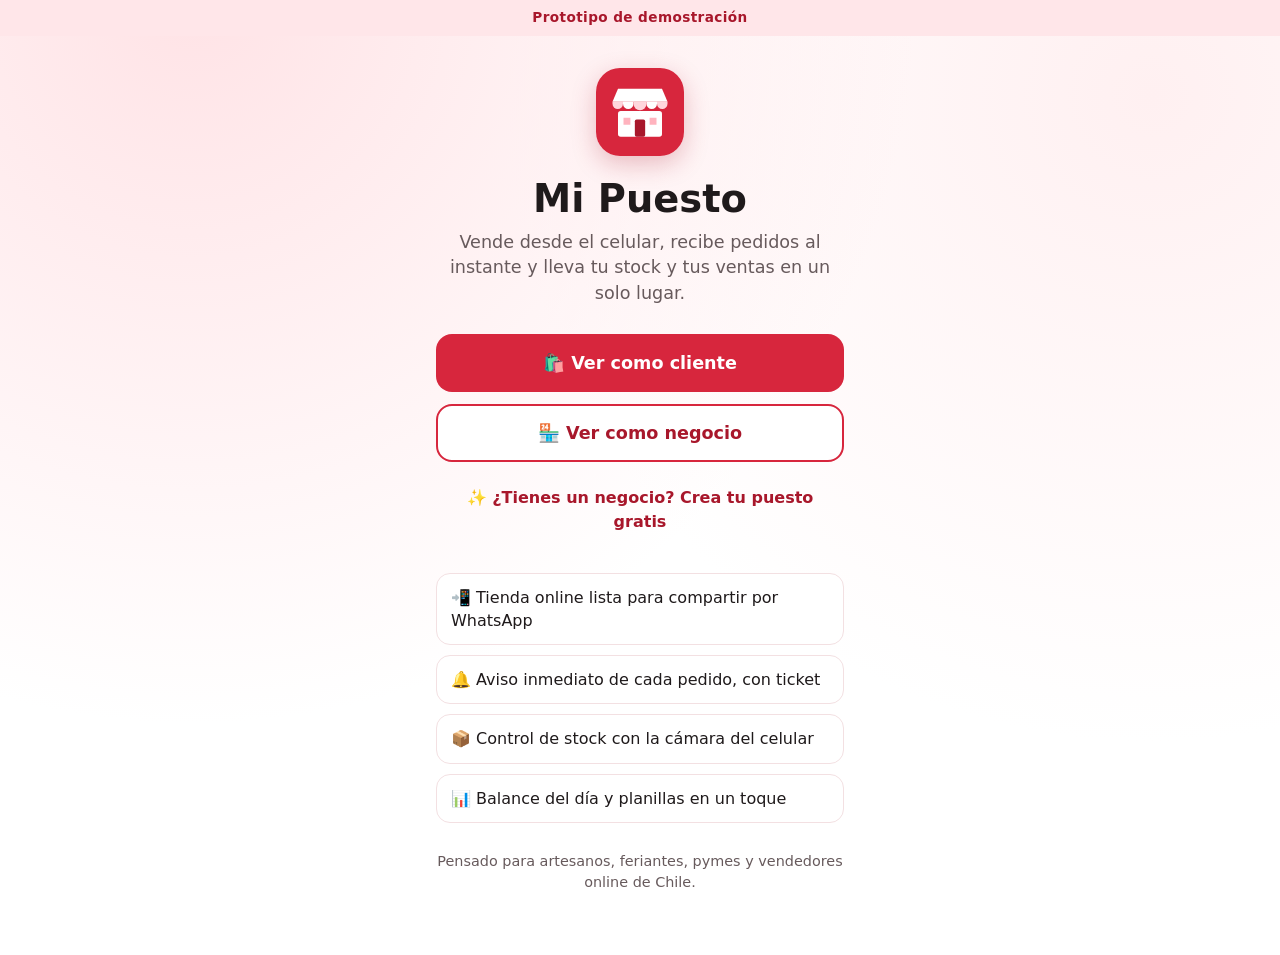
<file: index.html>
<!doctype html>
<html lang="es-CL">
<head>
  <meta charset="utf-8">
  <meta name="viewport" content="width=device-width, initial-scale=1, viewport-fit=cover">
  <title>Mi Puesto · Ventas para pymes</title>
  <meta name="description" content="Prototipo de app de ventas para microempresas chilenas: tienda online, pedidos, stock y balance desde el celular.">
  <meta name="theme-color" content="#D7263D">
  <link rel="manifest" href="manifest.json">
  <link rel="icon" href="icons/icon.svg" type="image/svg+xml">
  <link rel="apple-touch-icon" href="icons/icon.svg">
  <link rel="stylesheet" href="styles.css">
</head>
<body data-page="portada" class="portada">
  <div class="banner-demo">Prototipo de demostración</div>
  <main class="portada-main">
    <div class="logo"><img src="icons/icon.svg" alt="" width="88" height="88"></div>
    <h1>Mi Puesto</h1>
    <p class="lead">Vende desde el celular, recibe pedidos al instante y lleva tu stock y tus ventas en un solo lugar.</p>
    <div class="portada-botones">
      <a class="btn btn-primario btn-grande" href="cliente.html">🛍️ Ver como cliente</a>
      <a class="btn btn-secundario btn-grande" href="negocio.html">🏪 Ver como negocio</a>
      <a class="btn btn-texto" href="negocio.html#registro">✨ ¿Tienes un negocio? Crea tu puesto gratis</a>
    </div>
    <ul class="beneficios">
      <li>📲 Tienda online lista para compartir por WhatsApp</li>
      <li>🔔 Aviso inmediato de cada pedido, con ticket</li>
      <li>📦 Control de stock con la cámara del celular</li>
      <li>📊 Balance del día y planillas en un toque</li>
    </ul>
    <p class="pie">Pensado para artesanos, feriantes, pymes y vendedores online de Chile.</p>
    <button id="btn-instalar" class="btn btn-texto" type="button" hidden>⬇️ Instalar en este celular</button>
  </main>
  <script src="app.js"></script>
</body>
</html>
</file>
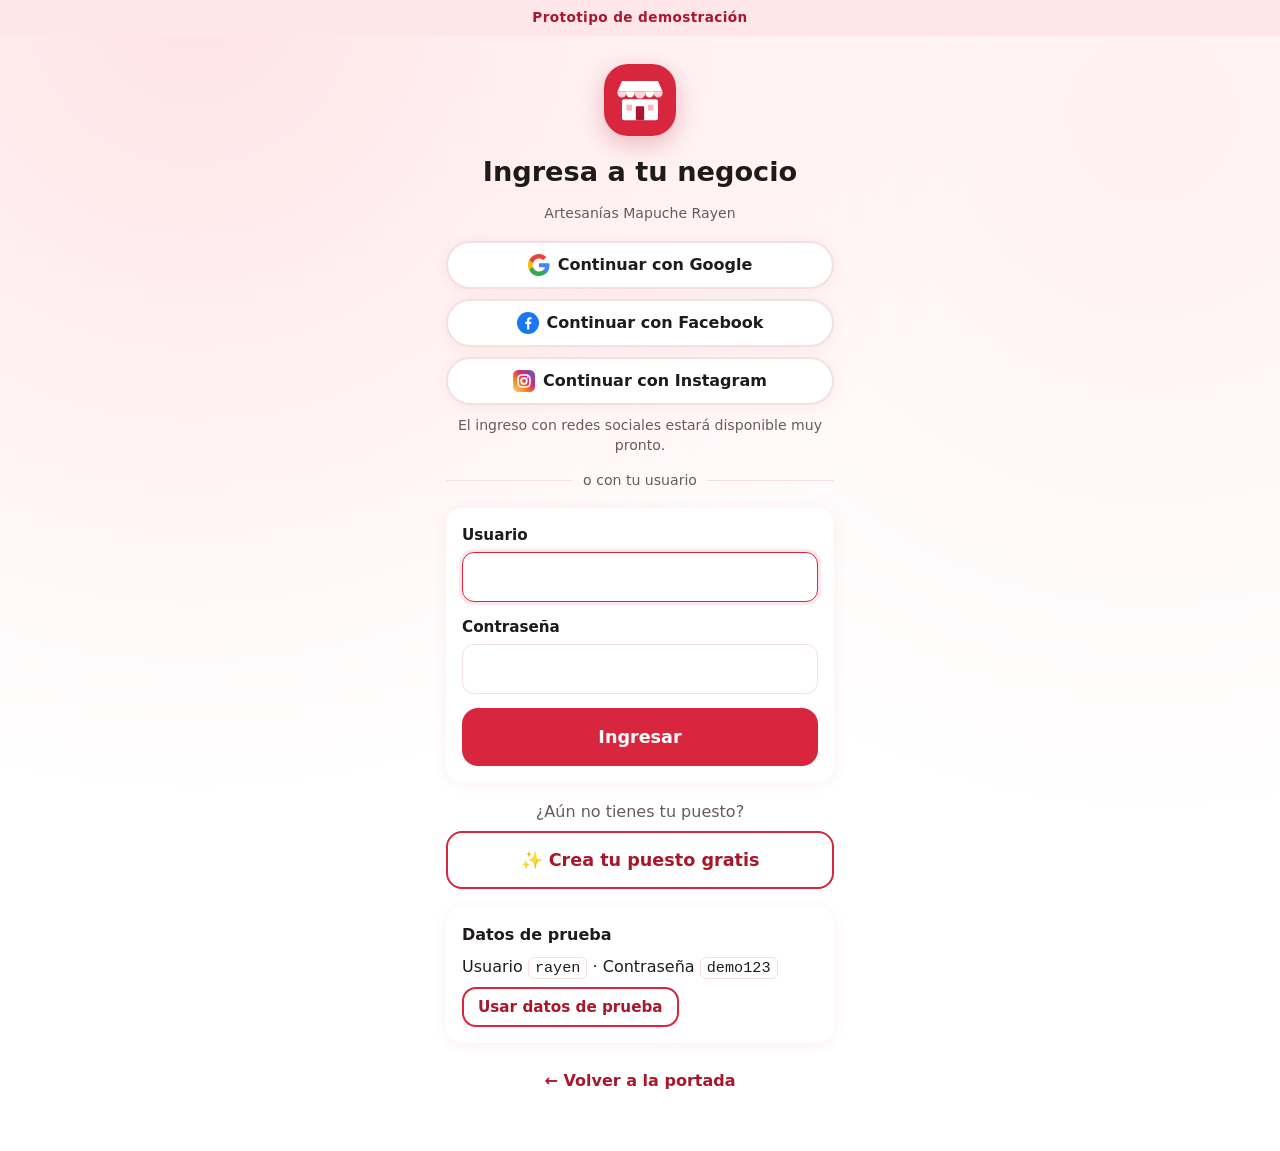
<file: negocio.html>
<!doctype html>
<html lang="es-CL">
<head>
  <meta charset="utf-8">
  <meta name="viewport" content="width=device-width, initial-scale=1, viewport-fit=cover">
  <title>Mi Puesto · Panel del negocio</title>
  <meta name="description" content="Panel de ventas: pedidos, stock y balance.">
  <meta name="theme-color" content="#D7263D">
  <link rel="manifest" href="manifest.json">
  <link rel="icon" href="icons/icon.svg" type="image/svg+xml">
  <link rel="apple-touch-icon" href="icons/icon.svg">
  <link rel="stylesheet" href="styles.css">
</head>
<body data-page="negocio" class="sin-sesion">
  <div id="pantalla-login" class="login">
    <div class="banner-demo">Prototipo de demostración</div>
    <main class="login-main">
      <div class="logo"><img src="icons/icon.svg" alt="" width="72" height="72"></div>
      <h1>Ingresa a tu negocio</h1>
      <p class="nota" id="login-negocio">Artesanías Mapuche Rayen</p>
      <div id="login-social" class="login-social" hidden>
        <div id="btn-google" class="btn-google"></div>
        <button type="button" class="btn btn-social" data-red="facebook">
          <svg viewBox="0 0 24 24" width="22" height="22" aria-hidden="true"><circle cx="12" cy="12" r="12" fill="#1877F2"/><path d="M13.4 19v-6h2l.3-2.4h-2.3V9.1c0-.7.2-1.2 1.2-1.2h1.2V5.8c-.2 0-1-.1-1.8-.1-1.8 0-3 1.1-3 3.1v1.8H9V13h2v6z" fill="#fff"/></svg>
          Continuar con Facebook
        </button>
        <button type="button" class="btn btn-social" data-red="instagram">
          <svg viewBox="0 0 24 24" width="22" height="22" aria-hidden="true"><defs><linearGradient id="ig" x1="0" y1="1" x2="1" y2="0"><stop offset="0" stop-color="#FEDA75"/><stop offset=".35" stop-color="#FA7E1E"/><stop offset=".6" stop-color="#D62976"/><stop offset="1" stop-color="#4F5BD5"/></linearGradient></defs><rect width="24" height="24" rx="6" fill="url(#ig)"/><rect x="5.5" y="5.5" width="13" height="13" rx="4" fill="none" stroke="#fff" stroke-width="1.8"/><circle cx="12" cy="12" r="3.1" fill="none" stroke="#fff" stroke-width="1.8"/><circle cx="16.1" cy="7.9" r="1" fill="#fff"/></svg>
          Continuar con Instagram
        </button>
        <p class="nota" id="nota-social"></p>
        <div class="separador"><span>o con tu usuario</span></div>
      </div>
      <form id="form-login" class="form tarjeta" novalidate>
        <label>Usuario
          <input name="usuario" autocomplete="username" autocapitalize="none" spellcheck="false" required>
        </label>
        <label>Contraseña
          <input name="clave" type="password" autocomplete="current-password" required>
        </label>
        <p class="form-error" id="login-error" role="alert" hidden></p>
        <button type="submit" class="btn btn-primario btn-grande">Ingresar</button>
      </form>
      <div class="registro-cta" id="registro-cta">
        <p>¿Aún no tienes tu puesto?</p>
        <button type="button" class="btn btn-secundario btn-grande" id="btn-registro">✨ Crea tu puesto gratis</button>
      </div>
      <form id="form-registro" class="form tarjeta" novalidate hidden>
        <label>Nombre de tu negocio
          <input name="negocio" autocomplete="organization" maxlength="120" required placeholder="Ej: Tejidos Doña Rosa">
        </label>
        <label>Tu nombre
          <input name="nombre" autocomplete="name" maxlength="120" required>
        </label>
        <label><span>Ciudad <small>(opcional)</small></span>
          <input name="ciudad" autocomplete="address-level2" maxlength="80">
        </label>
        <label><span>Teléfono o WhatsApp <small>(opcional)</small></span>
          <input name="telefono" type="tel" inputmode="tel" autocomplete="tel" maxlength="20" placeholder="+56 9 1234 5678">
        </label>
        <label>Elige un usuario
          <input name="usuario" autocomplete="username" autocapitalize="none" spellcheck="false" maxlength="30" required placeholder="Ej: tejidosrosa">
          <small class="nota">Entre 3 y 30 letras o números, sin espacios ni tildes.</small>
        </label>
        <label>Contraseña
          <input name="clave" type="password" autocomplete="new-password" minlength="8" maxlength="100" required>
          <small class="nota">Mínimo 8 caracteres.</small>
        </label>
        <label class="campo-trampa" aria-hidden="true">Sitio web
          <input name="sitio" tabindex="-1" autocomplete="off">
        </label>
        <p class="form-error" id="registro-error" role="alert" hidden></p>
        <button type="submit" class="btn btn-primario btn-grande">Crear mi puesto</button>
        <button type="button" class="btn btn-texto" id="btn-ya-tengo">Ya tengo cuenta, quiero ingresar</button>
      </form>
      <div class="tarjeta login-demo">
        <p><strong>Datos de prueba</strong></p>
        <p>Usuario <code>rayen</code> · Contraseña <code>demo123</code></p>
        <button type="button" class="btn btn-secundario btn-chico" id="btn-datos-prueba">Usar datos de prueba</button>
      </div>
      <a href="index.html" class="btn btn-texto">← Volver a la portada</a>
    </main>
  </div>

  <header class="topbar">
    <a href="index.html" class="topbar-volver" aria-label="Volver a la portada">←</a>
    <div class="topbar-titulo">
      <strong id="neg-nombre">Artesanías Mapuche Rayen</strong>
      <small>Panel del negocio</small>
    </div>
    <button id="btn-notif" type="button" class="btn-icono" aria-label="Activar notificaciones">🔔</button>
  </header>

  <main class="contenedor con-nav">
    <section id="s-inicio">
      <p class="saludo" id="saludo">Hola 👋</p>
      <div id="aviso-notif" class="tarjeta aviso" hidden>
        <p><strong>Activa los avisos</strong> para enterarte de cada pedido mientras atiendes en la feria.</p>
        <button type="button" class="btn btn-primario" id="btn-notif-2">🔔 Activar notificaciones</button>
      </div>
      <div class="kpis" id="kpis"></div>
      <div class="acciones-2">
        <a class="btn btn-secundario" href="cliente.html" target="_blank" rel="noopener">🛍️ Abrir mi tienda</a>
        <button type="button" class="btn btn-secundario" id="btn-simular">⚡ Simular pedido</button>
      </div>
      <h3>Stock bajo</h3>
      <div id="inicio-stock" class="lista"></div>
      <h3>Últimos pedidos</h3>
      <div id="inicio-pedidos" class="lista"></div>
    </section>

    <section id="s-pedidos" hidden>
      <h2>Pedidos</h2>
      <div class="chips" id="filtro-estados"></div>
      <div id="lista-pedidos" class="lista"></div>
    </section>

    <section id="s-productos" hidden>
      <h2>Productos y stock</h2>
      <div class="acciones-2">
        <button type="button" id="btn-nuevo-prod" class="btn btn-primario">+ Nuevo producto</button>
        <button type="button" id="btn-escanear" class="btn btn-secundario">📷 Escanear código</button>
      </div>
      <input id="buscar-prod" type="search" class="input-buscar" placeholder="Buscar por nombre o código" aria-label="Buscar producto">
      <div id="lista-productos" class="lista"></div>
    </section>

    <section id="s-balance" hidden>
      <h2>Balance</h2>
      <div class="kpis" id="bal-kpis"></div>
      <div class="tarjeta">
        <h3>Ventas de los últimos 7 días</h3>
        <div id="bal-grafico" class="grafico"></div>
      </div>
      <div class="tarjeta">
        <h3>Más vendidos de la semana</h3>
        <div id="bal-top"></div>
      </div>
      <div class="tarjeta">
        <h3>Exportar</h3>
        <p class="nota">Planillas CSV que se abren en cualquier programa de hojas de cálculo.</p>
        <div class="acciones-col">
          <button type="button" id="btn-csv-ventas" class="btn btn-primario">⬇️ Descargar planilla de ventas</button>
          <button type="button" id="btn-csv-stock" class="btn btn-secundario">⬇️ Descargar planilla de stock</button>
        </div>
      </div>
      <button type="button" id="btn-salir" class="btn btn-secundario btn-salir">🚪 Cerrar sesión</button>
      <button type="button" id="btn-reset" class="btn btn-texto btn-peligro">Restablecer datos de la demo</button>
    </section>
  </main>

  <nav class="nav-inferior" aria-label="Secciones">
    <a href="#inicio" data-sec="inicio"><span>🏠</span>Inicio</a>
    <a href="#pedidos" data-sec="pedidos"><span>🧾</span>Pedidos<b id="nav-badge" class="badge" hidden>0</b></a>
    <a href="#productos" data-sec="productos"><span>📦</span>Productos</a>
    <a href="#balance" data-sec="balance"><span>📊</span>Balance</a>
  </nav>

  <div id="alertas" class="alertas" aria-live="assertive"></div>

  <div id="modal" class="modal" hidden>
    <div class="modal-fondo" data-cerrar></div>
    <div class="modal-caja" role="dialog" aria-modal="true">
      <button type="button" class="modal-cerrar" data-cerrar aria-label="Cerrar">×</button>
      <div id="modal-contenido"></div>
    </div>
  </div>

  <div id="ticket-print" class="ticket-print"></div>
  <div id="toast" class="toast" role="status" aria-live="polite"></div>

  <script src="data.js"></script>
  <script src="app.js"></script>
</body>
</html>
</file>
<file: styles.css>
:root {
  --bg: #FFFFFF;
  --superficie: #FFFFFF;
  --superficie-2: #FFF1F2;
  --texto: #1F1A1B;
  --texto-suave: #675A5C;
  --borde: #F3E0E2;
  --acento: #D7263D;
  --acento-oscuro: #A8172B;
  --acento-suave: #FFE6E9;
  --ok: #2E7D4F;
  --ok-suave: #DFF2E6;
  --aviso: #B7791F;
  --aviso-texto: #8A5A0B;
  --aviso-suave: #FDF0D5;
  --error: #B42318;
  --error-suave: #FDE4E1;
  --info: #2F5E9E;
  --info-suave: #E2ECFA;
  --wsp: #1FA855;
  --radio: 16px;
  --sombra: 0 2px 14px rgba(215, 38, 61, .07);
  --nav-alto: 68px;
  color-scheme: light;
  font-family: system-ui, -apple-system, "Segoe UI", Roboto, "Helvetica Neue", Arial, sans-serif;
}

* { box-sizing: border-box; }
html { -webkit-text-size-adjust: 100%; }
body {
  margin: 0;
  background: var(--bg);
  color: var(--texto);
  font-size: 16px;
  line-height: 1.45;
  -webkit-tap-highlight-color: transparent;
}
body.sin-scroll { overflow: hidden; }
h1, h2, h3 { line-height: 1.2; margin: 0 0 .6em; }
h2 { font-size: 1.35rem; }
h3 { font-size: 1.05rem; margin-top: 1.3em; }
a { color: var(--acento-oscuro); }
button, input, select, textarea { font: inherit; color: inherit; }
[hidden] { display: none !important; }
:focus-visible { outline: 3px solid var(--acento); outline-offset: 2px; }

.contenedor { max-width: 960px; margin: 0 auto; padding: 16px 16px 120px; }
.contenedor.con-nav { padding-bottom: calc(var(--nav-alto) + 48px + env(safe-area-inset-bottom)); }
.nota { color: var(--texto-suave); font-size: .88rem; }
.centro { text-align: center; }
.vacio { text-align: center; color: var(--texto-suave); padding: 20px 8px; margin: 0; }
.der { text-align: right; white-space: nowrap; }

.btn {
  display: inline-flex;
  align-items: center;
  justify-content: center;
  gap: .5em;
  min-height: 48px;
  padding: 10px 18px;
  border-radius: 14px;
  border: 2px solid transparent;
  font-weight: 650;
  text-decoration: none;
  text-align: center;
  cursor: pointer;
  transition: transform .08s, background-color .15s;
}
.btn:active { transform: scale(.98); }
.btn:disabled { opacity: .5; cursor: not-allowed; transform: none; }
.btn-primario { background: var(--acento); color: #fff; }
.btn-primario:hover:not(:disabled) { background: var(--acento-oscuro); }
.btn-secundario { background: var(--superficie); color: var(--acento-oscuro); border-color: var(--acento); }
.btn-texto { background: none; color: var(--acento-oscuro); min-height: 44px; width: 100%; }
.btn-grande { width: 100%; min-height: 58px; font-size: 1.1rem; border-radius: 16px; }
.btn-chico { min-height: 40px; padding: 6px 14px; font-size: .95rem; }
.btn-wsp { background: var(--wsp); color: #fff; }
.btn-peligro { color: var(--error); }
.btn-icono {
  width: 44px;
  height: 44px;
  flex: none;
  border-radius: 12px;
  border: 0;
  background: var(--superficie-2);
  font-size: 1.2rem;
  cursor: pointer;
  display: inline-grid;
  place-items: center;
}
.btn-icono.activo { background: var(--ok-suave); box-shadow: inset 0 0 0 2px var(--ok); }

.banner-demo {
  background: var(--acento-suave);
  color: var(--acento-oscuro);
  text-align: center;
  font-size: .85rem;
  font-weight: 650;
  letter-spacing: .03em;
  padding: 8px 16px;
  padding-top: calc(8px + env(safe-area-inset-top));
}
.portada { min-height: 100vh; background: radial-gradient(circle at 15% 0%, #FFE3E6 0, transparent 50%), radial-gradient(circle at 90% 10%, #FFF0F1 0, transparent 45%), var(--bg); }
.portada-main { max-width: 440px; margin: 0 auto; padding: 32px 16px 48px; text-align: center; }
.portada h1 { font-size: 2.4rem; margin: 14px 0 8px; }
.logo img { border-radius: 24px; box-shadow: 0 8px 24px rgba(168, 23, 43, .25); }
.lead { font-size: 1.1rem; color: var(--texto-suave); margin: 0 0 28px; }
.portada-botones { display: grid; gap: 12px; }
.beneficios { list-style: none; padding: 0; margin: 28px 0; display: grid; gap: 10px; text-align: left; }
.beneficios li { background: var(--superficie); border: 1px solid var(--borde); border-radius: 14px; padding: 12px 14px; }
.pie { color: var(--texto-suave); font-size: .9rem; }

.topbar {
  position: sticky;
  top: 0;
  z-index: 20;
  display: flex;
  align-items: center;
  gap: 10px;
  padding: 10px 12px;
  padding-top: calc(10px + env(safe-area-inset-top));
  background: rgba(255, 253, 251, .95);
  -webkit-backdrop-filter: blur(8px);
  backdrop-filter: blur(8px);
  border-bottom: 1px solid var(--borde);
}
.topbar-volver {
  width: 44px;
  height: 44px;
  flex: none;
  display: grid;
  place-items: center;
  border-radius: 12px;
  background: var(--superficie-2);
  color: var(--texto);
  text-decoration: none;
  font-size: 1.3rem;
}
.topbar-titulo { flex: 1; min-width: 0; display: flex; flex-direction: column; }
.topbar-titulo strong { white-space: nowrap; overflow: hidden; text-overflow: ellipsis; }
.topbar-titulo small { color: var(--texto-suave); }
.btn-carrito {
  position: relative;
  width: 48px;
  height: 48px;
  flex: none;
  display: grid;
  place-items: center;
  border-radius: 14px;
  background: var(--acento);
  color: #fff;
  text-decoration: none;
  font-size: 1.35rem;
}
.badge {
  position: absolute;
  top: -6px;
  right: -6px;
  min-width: 22px;
  height: 22px;
  padding: 0 6px;
  border-radius: 11px;
  background: var(--texto);
  color: #fff;
  font-size: .75rem;
  font-weight: 700;
  font-style: normal;
  display: grid;
  place-items: center;
}

.hero-tienda {
  background: linear-gradient(135deg, var(--acento), var(--acento-oscuro));
  color: #fff;
  border-radius: var(--radio);
  padding: 18px;
  margin-bottom: 14px;
  font-weight: 550;
}
.hero-tienda p { margin: 0; }
.chips { display: flex; gap: 8px; overflow-x: auto; padding: 2px 0 12px; scrollbar-width: none; }
.chips::-webkit-scrollbar { display: none; }
.chip {
  flex: none;
  min-height: 40px;
  padding: 6px 14px;
  border-radius: 999px;
  border: 1.5px solid var(--borde);
  background: var(--superficie);
  font-weight: 600;
  white-space: nowrap;
  cursor: pointer;
}
.chip.activo { background: var(--texto); color: #fff; border-color: var(--texto); }
.chip b { opacity: .7; margin-left: 2px; }

.grid-productos { display: grid; grid-template-columns: repeat(2, minmax(0, 1fr)); gap: 12px; }
@media (min-width: 640px) { .grid-productos { grid-template-columns: repeat(3, minmax(0, 1fr)); } }
@media (min-width: 900px) { .grid-productos { grid-template-columns: repeat(4, minmax(0, 1fr)); } }
.producto { background: var(--superficie); border-radius: var(--radio); overflow: hidden; box-shadow: var(--sombra); display: flex; flex-direction: column; }
.producto-foto {
  position: relative;
  aspect-ratio: 1;
  display: grid;
  place-items: center;
  font-size: 3.4rem;
  background: var(--tono, var(--superficie-2));
}
.producto-foto .etiqueta { position: absolute; left: 8px; top: 8px; }
.producto-info { padding: 10px 12px 12px; display: flex; flex-direction: column; flex: 1; }
.producto-info h3 { font-size: .98rem; margin: 0 0 4px; }
.producto-desc {
  font-size: .82rem;
  color: var(--texto-suave);
  margin: 0 0 8px;
  display: -webkit-box;
  -webkit-line-clamp: 2;
  -webkit-box-orient: vertical;
  overflow: hidden;
}
.precio { font-weight: 800; font-size: 1.15rem; margin: auto 0 10px; }
.btn-agregar { width: 100%; min-height: 46px; background: var(--acento); color: #fff; }
.btn-agregar:disabled { background: var(--borde); color: var(--texto-suave); opacity: 1; }
.stepper {
  display: flex;
  align-items: center;
  justify-content: space-between;
  background: var(--acento-suave);
  border-radius: 14px;
  min-height: 46px;
  padding: 3px;
}
.stepper button {
  width: 42px;
  height: 40px;
  border: 0;
  border-radius: 11px;
  background: var(--superficie);
  color: var(--acento-oscuro);
  font-size: 1.4rem;
  font-weight: 700;
  cursor: pointer;
}
.stepper span { font-weight: 800; min-width: 28px; text-align: center; }
.stepper-chico { min-height: 40px; width: 140px; }
.stepper-chico button { width: 38px; height: 34px; }

.etiqueta { display: inline-block; font-size: .72rem; font-weight: 700; padding: 3px 8px; border-radius: 999px; }
.etiqueta-alerta { background: var(--aviso-suave); color: var(--aviso-texto); }
.etiqueta-error { background: var(--error-suave); color: var(--error); }

.tarjeta { background: var(--superficie); border-radius: var(--radio); padding: 16px; box-shadow: var(--sombra); margin-bottom: 14px; }
.tarjeta > h3:first-child { margin-top: 0; }
.form { display: grid; gap: 14px; }
.form label { display: grid; gap: 6px; font-weight: 600; font-size: .95rem; }
.form input, .form textarea, select, .input-buscar {
  width: 100%;
  min-height: 50px;
  padding: 10px 14px;
  border-radius: 12px;
  border: 1.5px solid var(--borde);
  background: #fff;
  font-size: 1rem;
  font-weight: 400;
}
.form textarea { resize: vertical; min-height: 70px; }
.form input:focus, .form textarea:focus, select:focus, .input-buscar:focus {
  border-color: var(--acento);
  outline: none;
  box-shadow: 0 0 0 3px var(--acento-suave);
}
.form-error { background: var(--error-suave); color: var(--error); padding: 10px 12px; border-radius: 10px; margin: 0; font-weight: 600; }
.dos-col { display: grid; grid-template-columns: 1fr 1fr; gap: 12px; }
.input-buscar { margin: 4px 0 12px; }

.mini-foto {
  width: 48px;
  height: 48px;
  flex: none;
  border-radius: 12px;
  background: var(--tono, var(--superficie-2));
  display: grid;
  place-items: center;
  font-size: 1.6rem;
}
.linea-carrito {
  display: grid;
  grid-template-columns: 48px 1fr auto;
  align-items: center;
  gap: 8px 12px;
  background: var(--superficie);
  border-radius: 14px;
  padding: 10px;
  margin-bottom: 10px;
  box-shadow: var(--sombra);
}
.linea-carrito .mini-foto { grid-row: span 2; }
.linea-info { display: flex; flex-direction: column; min-width: 0; }
.linea-info span { color: var(--texto-suave); font-size: .85rem; }
.linea-sub { text-align: right; }
.linea-carrito .stepper { grid-column: 2 / 4; justify-self: start; }
.total-linea { display: flex; justify-content: space-between; align-items: center; font-size: 1.15rem; padding: 8px 4px 16px; }
.total-linea strong { font-size: 1.5rem; }

.barra-carrito {
  position: fixed;
  left: 0;
  right: 0;
  bottom: 0;
  z-index: 15;
  padding: 18px 16px calc(12px + env(safe-area-inset-bottom));
  background: linear-gradient(rgba(255, 253, 251, 0), var(--bg) 35%);
}
.barra-carrito .btn { max-width: 560px; margin: 0 auto; display: flex; justify-content: space-between; box-shadow: 0 6px 20px rgba(168, 23, 43, .35); }

.metodos { display: grid; gap: 10px; margin-bottom: 14px; }
.metodo {
  display: flex;
  align-items: center;
  gap: 12px;
  min-height: 64px;
  padding: 12px 16px;
  border-radius: 14px;
  border: 2px solid var(--borde);
  background: var(--superficie);
  font-size: 1.05rem;
  font-weight: 650;
  text-align: left;
  cursor: pointer;
}
.metodo small { display: block; font-weight: 500; font-size: .82rem; color: var(--texto-suave); }
.metodo-icono { font-size: 1.6rem; }
.metodo[aria-pressed="true"] { border-color: var(--acento); background: var(--acento-suave); }
.metodo[aria-pressed="true"]::after { content: "✓"; margin-left: auto; color: var(--acento-oscuro); font-weight: 800; font-size: 1.3rem; }
.resumen-linea { display: flex; justify-content: space-between; gap: 12px; padding: 4px 0; }
.resumen-total { border-top: 1px dashed var(--borde); margin-top: 8px; padding-top: 10px; font-weight: 800; font-size: 1.1rem; }
.datos-banco { font-family: ui-monospace, Menlo, Consolas, monospace; background: var(--superficie-2); padding: 10px 12px; border-radius: 10px; }

.overlay {
  position: fixed;
  inset: 0;
  z-index: 60;
  display: grid;
  place-content: center;
  justify-items: center;
  gap: 14px;
  background: rgba(255, 253, 251, .94);
  font-weight: 650;
  font-size: 1.1rem;
}
.spinner {
  width: 54px;
  height: 54px;
  border-radius: 50%;
  border: 5px solid var(--acento-suave);
  border-top-color: var(--acento);
  animation: girar .8s linear infinite;
}
@keyframes girar { to { transform: rotate(360deg); } }

.confirmacion { max-width: 480px; margin: 0 auto; text-align: center; padding-top: 12px; }
.confirmacion .tarjeta { text-align: left; }
.check {
  width: 84px;
  height: 84px;
  margin: 8px auto 16px;
  border-radius: 50%;
  background: var(--ok);
  color: #fff;
  font-size: 2.6rem;
  display: grid;
  place-items: center;
  animation: pop .4s ease-out;
}
.num-pedido { font-size: 2.4rem; font-weight: 800; color: var(--acento-oscuro); margin: 0 0 16px; }
@keyframes pop { from { transform: scale(.4); opacity: 0; } to { transform: scale(1); opacity: 1; } }

.toast {
  position: fixed;
  left: 50%;
  bottom: calc(var(--nav-alto) + 24px + env(safe-area-inset-bottom));
  z-index: 90;
  width: max-content;
  max-width: calc(100% - 32px);
  padding: 12px 18px;
  border-radius: 12px;
  background: var(--texto);
  color: #fff;
  font-weight: 600;
  text-align: center;
  opacity: 0;
  pointer-events: none;
  transform: translate(-50%, 20px);
  transition: opacity .25s, transform .25s;
}
.toast.visible { opacity: 1; transform: translate(-50%, 0); }

.saludo { font-size: 1.3rem; font-weight: 750; margin: 4px 0 14px; }
.aviso { border: 2px dashed var(--acento); }
.aviso p { margin-top: 0; }
.kpis { display: grid; grid-template-columns: 1fr 1fr; gap: 10px; margin-bottom: 14px; }
@media (min-width: 760px) { .kpis { grid-template-columns: repeat(4, 1fr); } }
.kpi { background: var(--superficie); border-radius: var(--radio); padding: 14px; box-shadow: var(--sombra); }
.kpi span { display: block; color: var(--texto-suave); font-size: .85rem; font-weight: 600; }
.kpi strong { display: block; font-size: 1.5rem; font-weight: 800; margin-top: 4px; word-break: break-word; }
.kpi.destacado { background: var(--acento); color: #fff; }
.kpi.destacado span { color: #FFF5F6; }
.kpi.alerta strong { color: var(--aviso); }
.acciones-2 { display: grid; grid-template-columns: 1fr 1fr; gap: 10px; margin: 12px 0; }
.acciones-col { display: grid; gap: 10px; }

.lista { display: grid; gap: 10px; }
.pedido {
  display: block;
  width: 100%;
  text-align: left;
  background: var(--superficie);
  border: 0;
  border-left: 5px solid var(--borde);
  border-radius: 14px;
  padding: 12px 14px;
  box-shadow: var(--sombra);
  cursor: pointer;
}
.pedido.borde-nuevo { border-left-color: var(--acento); }
.pedido.borde-preparando { border-left-color: var(--aviso); }
.pedido.borde-despachado { border-left-color: var(--info); }
.pedido.borde-entregado { border-left-color: var(--ok); }
.pedido-top { display: flex; justify-content: space-between; align-items: center; margin-bottom: 4px; }
.pedido-cliente { display: block; font-weight: 700; }
.pedido-items { display: block; color: var(--texto-suave); font-size: .9rem; white-space: nowrap; overflow: hidden; text-overflow: ellipsis; }
.pedido-pie { display: flex; justify-content: space-between; gap: 8px; margin-top: 8px; font-size: .9rem; }
.estado { font-size: .78rem; font-weight: 750; padding: 4px 10px; border-radius: 999px; white-space: nowrap; }
.estado-nuevo { background: var(--acento-suave); color: var(--acento-oscuro); }
.estado-preparando { background: var(--aviso-suave); color: var(--aviso-texto); }
.estado-despachado { background: var(--info-suave); color: var(--info); }
.estado-entregado { background: var(--ok-suave); color: var(--ok); }

.fila, .fila-producto {
  display: flex;
  align-items: center;
  gap: 12px;
  background: var(--superficie);
  border-radius: 14px;
  padding: 10px 12px;
  box-shadow: var(--sombra);
}
.fila-info { flex: 1; min-width: 0; display: flex; flex-direction: column; gap: 2px; }
.fila-info strong { overflow: hidden; text-overflow: ellipsis; white-space: nowrap; }
.fila-info > span { color: var(--texto-suave); font-size: .85rem; }
.fila-info .etiqueta { align-self: flex-start; }
.stock-control { display: flex; align-items: center; background: var(--superficie-2); border-radius: 12px; padding: 3px; flex: none; }
.stock-control button {
  width: 38px;
  height: 38px;
  border: 0;
  border-radius: 10px;
  background: var(--superficie);
  color: var(--acento-oscuro);
  font-size: 1.3rem;
  font-weight: 700;
  cursor: pointer;
}
.stock-num { min-width: 34px; text-align: center; font-weight: 800; }
@media (max-width: 380px) { .fila-producto .mini-foto { display: none; } }

.nav-inferior {
  position: fixed;
  left: 0;
  right: 0;
  bottom: 0;
  z-index: 30;
  display: grid;
  grid-template-columns: repeat(4, 1fr);
  background: var(--superficie);
  border-top: 1px solid var(--borde);
  padding-bottom: env(safe-area-inset-bottom);
  box-shadow: 0 -4px 16px rgba(215, 38, 61, .06);
}
.nav-inferior a {
  position: relative;
  display: flex;
  flex-direction: column;
  align-items: center;
  justify-content: center;
  gap: 2px;
  min-height: var(--nav-alto);
  color: var(--texto-suave);
  text-decoration: none;
  font-size: .78rem;
  font-weight: 650;
}
.nav-inferior a span { font-size: 1.45rem; line-height: 1; filter: grayscale(1); opacity: .7; }
.nav-inferior a.activo { color: var(--acento-oscuro); }
.nav-inferior a.activo span { filter: none; opacity: 1; }
.nav-inferior a.activo::before {
  content: "";
  position: absolute;
  top: 0;
  left: 30%;
  right: 30%;
  height: 3px;
  border-radius: 0 0 3px 3px;
  background: var(--acento);
}
.nav-inferior .badge { top: 6px; right: calc(50% - 28px); background: var(--acento); }
@media (min-width: 760px) {
  .nav-inferior { max-width: 560px; margin: 0 auto; bottom: 16px; border: 1px solid var(--borde); border-radius: 20px; padding-bottom: 0; }
  .nav-inferior a.activo::before { border-radius: 0 0 3px 3px; }
}

.modal { position: fixed; inset: 0; z-index: 50; display: flex; align-items: flex-end; justify-content: center; }
.modal-fondo { position: absolute; inset: 0; background: rgba(43, 28, 18, .5); }
.modal-caja {
  position: relative;
  width: 100%;
  max-width: 560px;
  max-height: 92vh;
  max-height: 92dvh;
  overflow-y: auto;
  overscroll-behavior: contain;
  background: var(--bg);
  border-radius: 22px 22px 0 0;
  padding: 22px 16px calc(22px + env(safe-area-inset-bottom));
  animation: subir .22s ease-out;
}
.modal-caja h2 { padding-right: 48px; }
.modal-cerrar {
  position: absolute;
  top: 10px;
  right: 10px;
  width: 44px;
  height: 44px;
  border: 0;
  border-radius: 12px;
  background: var(--superficie-2);
  font-size: 1.6rem;
  line-height: 1;
  cursor: pointer;
}
@media (min-width: 760px) { .modal { align-items: center; } .modal-caja { border-radius: 22px; } }
@keyframes subir { from { transform: translateY(40px); opacity: 0; } to { transform: none; opacity: 1; } }

.segmentado { display: grid; grid-template-columns: repeat(4, 1fr); gap: 5px; background: var(--superficie-2); padding: 5px; border-radius: 14px; margin-bottom: 14px; }
.segmentado button {
  min-height: 48px;
  padding: 4px;
  border: 0;
  border-radius: 10px;
  background: transparent;
  color: var(--texto-suave);
  font-weight: 700;
  font-size: .8rem;
  cursor: pointer;
}
.segmentado button.activo { box-shadow: var(--sombra); }
.tabla-items { width: 100%; border-collapse: collapse; }
.tabla-items td { padding: 7px 4px; border-bottom: 1px solid var(--borde); vertical-align: top; }
.tabla-items tfoot td { font-weight: 800; font-size: 1.1rem; border: 0; padding-top: 10px; }
.datos-cliente p { display: flex; justify-content: space-between; gap: 12px; margin: 0; padding: 8px 0; border-bottom: 1px solid var(--borde); }
.datos-cliente p:last-child { border-bottom: 0; }
.datos-cliente span { color: var(--texto-suave); flex: none; }
.datos-cliente strong, .datos-cliente a { text-align: right; }

.alertas {
  position: fixed;
  top: calc(8px + env(safe-area-inset-top));
  left: 8px;
  right: 8px;
  z-index: 70;
  display: grid;
  gap: 8px;
  max-width: 760px;
  margin: 0 auto;
  pointer-events: none;
}
.alerta {
  pointer-events: auto;
  background: var(--superficie);
  border: 2px solid var(--acento);
  border-radius: 18px;
  padding: 12px;
  box-shadow: 0 12px 36px rgba(43, 28, 18, .28);
  animation: bajar .3s ease-out;
  max-height: 70vh;
  overflow-y: auto;
}
.alerta-cab { display: flex; justify-content: space-between; align-items: center; font-weight: 800; color: var(--acento-oscuro); margin-bottom: 8px; font-size: 1.05rem; }
.alerta-x { width: 40px; height: 40px; border: 0; border-radius: 10px; background: var(--superficie-2); font-size: 1.4rem; cursor: pointer; }
.alerta-acciones { display: flex; gap: 8px; margin-top: 10px; }
.alerta-acciones .btn { flex: 1; }
@keyframes bajar { from { transform: translateY(-30px); opacity: 0; } to { transform: none; opacity: 1; } }
.tabla-ticket { width: 100%; border-collapse: collapse; font-size: .9rem; }
.tabla-ticket th {
  text-align: left;
  background: var(--acento-suave);
  color: var(--acento-oscuro);
  padding: 6px 8px;
  font-size: .75rem;
  text-transform: uppercase;
  letter-spacing: .03em;
}
.tabla-ticket td { padding: 8px; border-bottom: 1px solid var(--borde); vertical-align: top; }
@media (max-width: 640px) {
  .tabla-ticket thead { display: none; }
  .tabla-ticket tr, .tabla-ticket td { display: block; }
  .tabla-ticket td { display: flex; justify-content: space-between; gap: 12px; padding: 5px 2px; text-align: right; }
  .tabla-ticket td::before { content: attr(data-label); flex: none; text-align: left; font-weight: 700; color: var(--texto-suave); }
}

.visor {
  position: relative;
  width: 100%;
  aspect-ratio: 3 / 4;
  max-height: 55vh;
  background: #1D140E;
  border-radius: 18px;
  overflow: hidden;
  margin-bottom: 10px;
}
.visor video { width: 100%; height: 100%; object-fit: cover; display: block; }
.visor-marco {
  position: absolute;
  inset: 30% 12%;
  border: 3px solid rgba(255, 255, 255, .9);
  border-radius: 14px;
  box-shadow: 0 0 0 999px rgba(0, 0, 0, .35);
}
.visor-linea {
  position: absolute;
  left: 6%;
  right: 6%;
  top: 50%;
  height: 2px;
  background: #FF2E4C;
  box-shadow: 0 0 10px #FF2E4C;
  animation: escanear 1.6s ease-in-out infinite alternate;
}
@keyframes escanear { from { top: 8%; } to { top: 92%; } }
.codigo-leido {
  font-family: ui-monospace, Menlo, Consolas, monospace;
  font-size: 1.2rem;
  letter-spacing: .1em;
  background: var(--superficie-2);
  padding: 8px 12px;
  border-radius: 10px;
  text-align: center;
}

.grafico svg { display: block; width: 100%; height: auto; }
.barra { fill: #F7B4BD; }
.barra-hoy { fill: var(--acento); }
.g-valor { font-size: 11px; font-weight: 700; fill: var(--texto); text-anchor: middle; }
.g-dia { font-size: 12px; fill: var(--texto-suave); text-anchor: middle; }
.g-eje { stroke: var(--borde); stroke-width: 1.5; }
.top-item { display: grid; grid-template-columns: 32px 1fr auto; gap: 4px 10px; align-items: center; padding: 8px 0; }
.top-item small { color: var(--texto-suave); }
.top-barra { grid-column: 2 / 4; height: 8px; background: var(--superficie-2); border-radius: 4px; overflow: hidden; }
.top-barra i { display: block; height: 100%; background: var(--acento); border-radius: 4px; }

.ticket-vista { background: #F5F0F1; padding: 16px 8px; border-radius: 14px; margin-bottom: 14px; }
.ticket {
  width: 80mm;
  max-width: 100%;
  margin: 0 auto;
  padding: 14px 12px;
  background: #fff;
  color: #000;
  font-family: ui-monospace, "Courier New", Consolas, monospace;
  font-size: 13px;
  line-height: 1.4;
  border-radius: 4px;
  box-shadow: var(--sombra);
  word-break: break-word;
}
.t-centro { text-align: center; }
.t-grande { font-size: 15px; }
.t-sep { border-top: 1px dashed #000; margin: 8px 0; }
.t-fila { display: flex; justify-content: space-between; gap: 8px; }
.t-fila span:last-child { text-align: right; }
.t-total { font-weight: 800; font-size: 15px; }
.ticket-print { display: none; }

@media print {
  @page { size: 80mm auto; margin: 0; }
  html, body { background: #fff !important; }
  body > *:not(#ticket-print) { display: none !important; }
  #ticket-print { display: block !important; }
  .ticket { width: 72mm; margin: 0 auto; padding: 4mm 0; box-shadow: none; border-radius: 0; font-size: 11pt; }
}

body.sin-sesion > :not(#pantalla-login):not(#modal):not(#toast):not(script) { display: none !important; }
body:not(.sin-sesion) #pantalla-login { display: none; }
.login { min-height: 100vh; background: radial-gradient(circle at 15% 0%, #FFE3E6 0, transparent 50%), radial-gradient(circle at 90% 10%, #FFF0F1 0, transparent 45%), var(--bg); }
.login-main { max-width: 420px; margin: 0 auto; padding: 28px 16px 48px; text-align: center; }
.login-main h1 { font-size: 1.7rem; margin: 14px 0 4px; }
.login-main .form { text-align: left; margin-top: 18px; }
.login-demo { text-align: left; }
.registro-cta { margin: 18px 0; }
.registro-cta p { margin: 0 0 8px; color: var(--texto-suave); }
.login-main .form label small { font-weight: normal; }
.campo-trampa { position: absolute; left: -9999px; width: 1px; height: 1px; overflow: hidden; }
.login-demo p { margin: 0 0 8px; }
.login-demo code { background: var(--bg); border: 1px solid var(--borde); border-radius: 6px; padding: 1px 6px; font-size: .95em; }
.btn-salir { width: 100%; margin-top: 6px; }

.login-social { display: grid; gap: 10px; margin-top: 18px; }
.btn-google { display: flex; justify-content: center; min-height: 44px; }
.btn-google .btn-social { width: 100%; }
.btn-social { width: 100%; background: var(--superficie); color: var(--texto); border-color: var(--borde); border-radius: 999px; box-shadow: var(--sombra); }
.btn-social:hover { border-color: var(--acento); }
.login-social .nota { margin: 0; }
.separador { display: flex; align-items: center; gap: 10px; color: var(--texto-suave); font-size: .88rem; margin-top: 4px; }
.separador::before, .separador::after { content: ""; flex: 1; height: 1px; background: var(--borde); }
</file>
